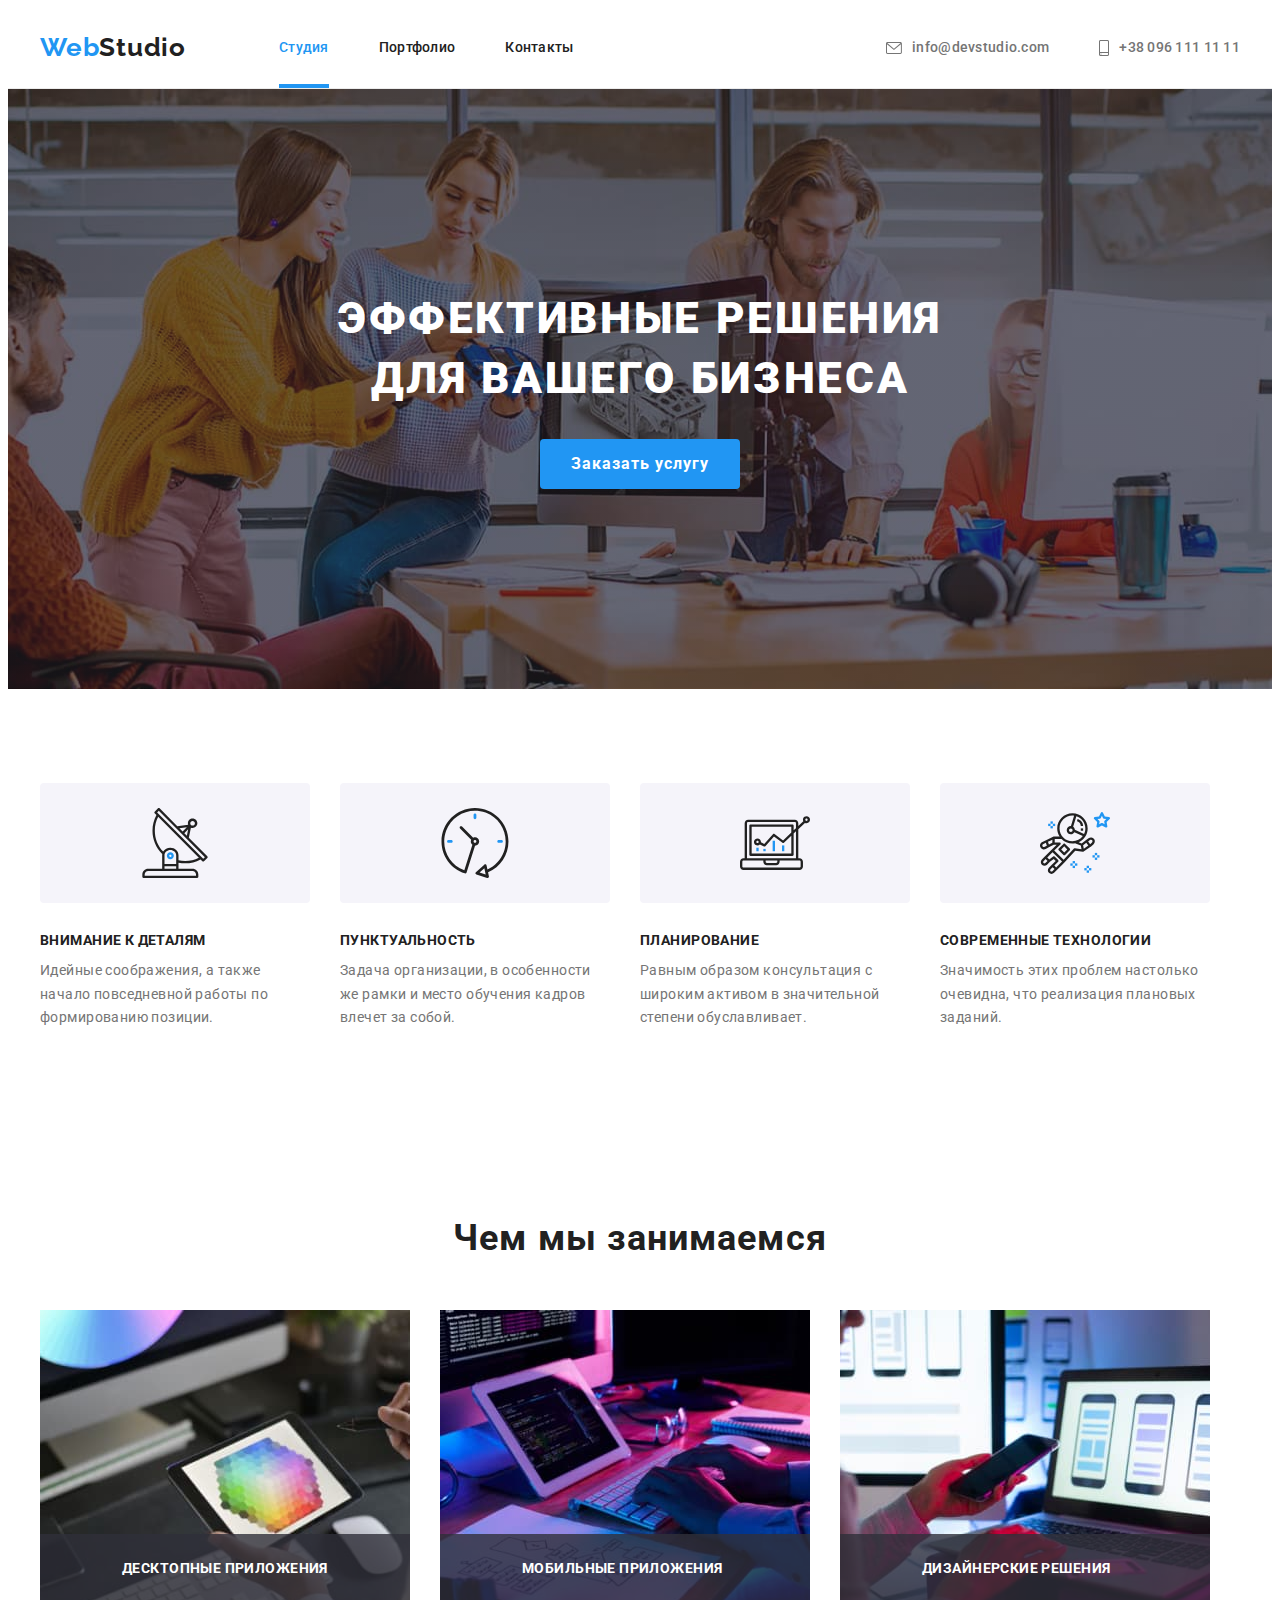
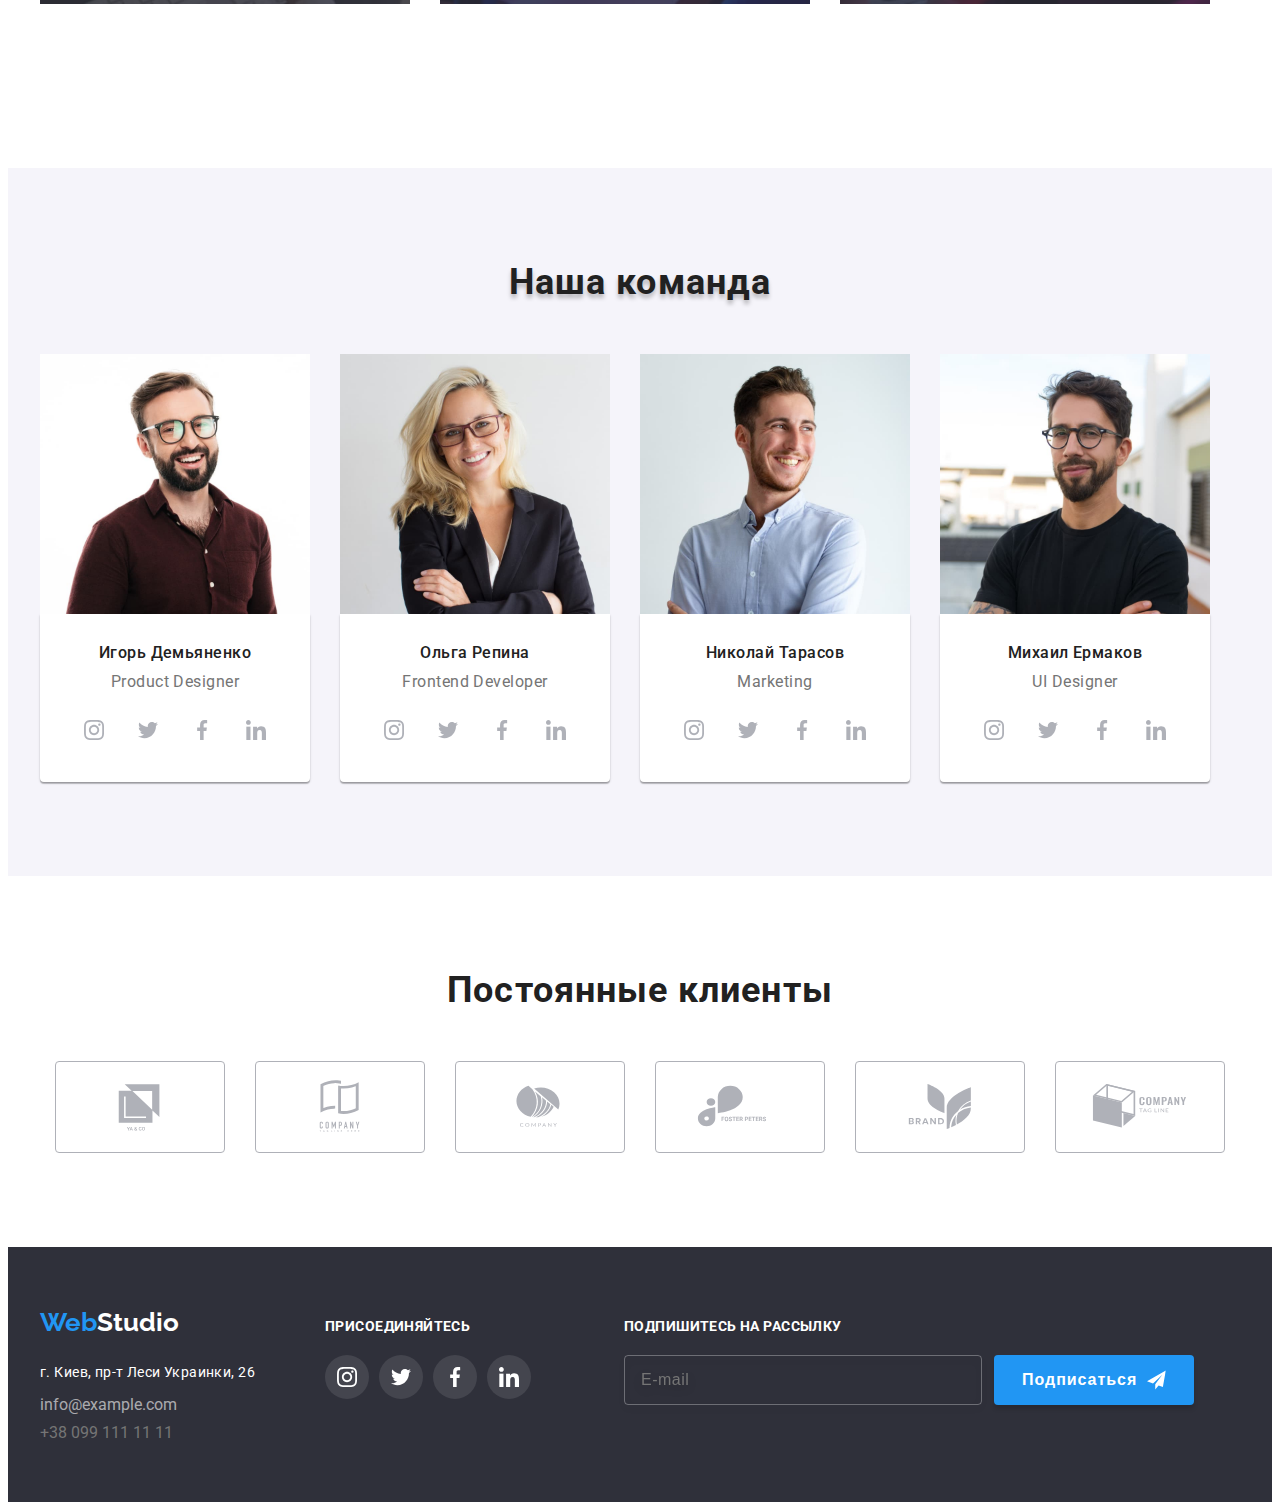
<file: index.html>
<!DOCTYPE html>
<html lang="ru">

<head>
    <meta charset="UTF-8">
    <meta http-equiv="X-UA-Compatible" content="IE=edge">
    <meta name="viewport" content="width=device-width, initial-scale=1.0">
    <title>Главная</title>
    <link rel="preconnect" href="https://fonts.googleapis.com" />
    <link rel="preconnect" href="https://fonts.gstatic.com" crossorigin />
    <link
        href="https://fonts.googleapis.com/css2?family=Raleway:wght@700&family=Roboto:wght@400;500;700;900&display=swap"
        rel="stylesheet" />
    <link rel="stylesheet" href="https://cdnjs.cloudflare.com/ajax/libs/modern-normalize/1.1.0/modern-normalize.min.css"
        integrity="sha512-wpPYUAdjBVSE4KJnH1VR1HeZfpl1ub8YT/NKx4PuQ5NmX2tKuGu6U/JRp5y+Y8XG2tV+wKQpNHVUX03MfMFn9Q=="
        crossorigin="anonymous" referrerpolicy="no-referrer" />
    <link rel="stylesheet" href="./css/styles.css" />
</head>

<body>
    <!--шапка сайта-->
    <header class="header">
        <div class="container header-container">
            <nav class="navigation">
                <a class="header-logo" lang="en" href="./index.html">Web<span class="header-web-color">Studio</span></a>
                <ul class="header-list list">
                    <li class="header-item"><a href="./index.html" class="header-link current">Студия</a></li>
                    <li class="header-item"><a href="./portfolio.html" class="header-link">Портфолио</a></li>
                    <li class="header-item"><a href="./contacts.html" class="header-link">Контакты</a></li>
                </ul>
            </nav>            
                <ul class="header-list list">
                    <li class="header-item">
                        <a class="header-link-mail" href="mailto:info@devstudio.com">
                            <svg class="header-contact-icon" width="16" height="12">
                                <use href="./images/icons.svg#icon-envelope"></use>
                            </svg>
                        info@devstudio.com</a>    
                    </li>
                    <li class="header-item">
                        <a class="header-link-tel" href="tel.:+380961111111">
                            <svg class="header-contact-icon" width="10" height="16">
                                <use href="./images/icons.svg#icon-smartphone"></use>
                            </svg>
                        +38 096 111 11 11</a>
                    </li>
                </ul>            
        </div>
    </header>
    <!--hero-->
        <main>
            <section class="hero section">
                <div class="container hero-container">
                    <h1 class="hero-title">Эффективные решения<br />
                        для вашего бизнеса</h1>
                    <button type="button" class="hero-btn" data-modal-open>Заказать услугу</button>
                </div>
            </section>
            <!--особенности-->
            <section class="features section">
                <div class="container">
                    <h2 class="visually-hidden">Фильтры</h2>
                    <ul class="features-list list">
                        <li class="features-item">
                            <div class="features-icon">
                                <svg class="features-icon-bg">
                                    <use href="./images/icons.svg#icon-antenna"></use>
                                </svg>
                            </div>
                            <h3 class="features-title">Внимание к деталям</h3>
                            <p class="features-text">Идейные соображения, а также начало повседневной работы по формированию
                                позиции.</p>
                        </li>
                        <li class="features-item">
                            <div class="features-icon">
                                <svg class="features-icon-bg">
                                    <use href="./images/icons.svg#icon-clock"></use>
                                </svg>
                            </div>
                            <h3 class="features-title">Пунктуальность</h3>
                            <p class="features-text">Задача организации, в особенности же рамки и место обучения кадров
                                влечет
                                за собой.</p>
                        </li>
                        <li class="features-item">
                            <div class="features-icon">
                                <svg class="features-icon-bg">
                                    <use href="./images/icons.svg#icon-diagram"></use>
                                </svg>
                            </div>
                            <h3 class="features-title">Планирование</h3>
                            <p class="features-text">Равным образом консультация с широким активом в значительной степени
                                обуславливает.</p>
                        </li>
                        <li class="features-item">
                            <div class="features-icon">
                                <svg class="features-icon-bg">
                                    <use href="./images/icons.svg#icon-astronaut"></use>
                                </svg>
                            </div>
                            <h3 class="features-title">Современные технологии</h3>
                            <p class="features-text">Значимость этих проблем настолько очевидна, что реализация плановых
                                заданий.</p>
                        </li>
                    </ul>
                </div>
            </section>
            <!--чем мы занимаемся-->
            <section class="employment section">
                <div class="container employment-container">
                    <h2 class="employment-title title">Чем мы занимаемся</h2>
                    <ul class="employment-list list">
                        <li class="employment-item">                            
                            <img src="./images/whatarewedoing(1).jpg" alt="работа с цветом" width="370" height="294" />                            
                                <div class="employment-overlay">
                                    <p class="employment-overlay-text">десктопные приложения</p>
                                </div>    
                        </li>
                        <li class="employment-item">
                            <img src="./images/whatarewedoing(2).jpg" alt="программирование" width="370" height="294" />
                                <div class="employment-overlay">
                                    <p class="employment-overlay-text">мобильные приложения</p>
                                </div>    
                        </li>
                        <li class="employment-item">
                            <img src="./images/whatarewedoing(3).jpg" alt="мобильная версия" width="370" height="294" />
                                <div class="employment-overlay">
                                    <p class="employment-overlay-text">дизайнерские решения</p>
                                </div>
                        </li>
                    </ul>
                </div>
            </section>
            <!--наша команда-->
            <section class="team section">
                <div class="container team-container">
                    <h2 class="team-pre-title title">Наша команда</h2>
                    <ul class="team-list list">
                        <li class="team-item">
                            <img src="./images/ourteam(4).jpg" alt="продукт-дизайнер" width="270" height="260" />
                            <div class="team-item-content">
                                <h3 class="team-title">Игорь Демьяненко</h3>
                                <p class="team-text" lang="en">Product Designer</p>
                                <ul class="team-socials-list list">
                                    <li class="team-socials-item">
                                        <a href="" class="team-socials-link">
                                            <svg class="team-socials-icon">
                                                <use href="./images/icons.svg#icon-instagram"></use>
                                            </svg>
                                        </a>
                                    </li> 
                                    <li class="team-socials-item">
                                        <a href="" class="team-socials-link">
                                            <svg class="team-socials-icon">
                                                <use href="./images/icons.svg#icon-twitter"></use>
                                            </svg>
                                        </a>
                                    </li>    
                                    <li class="team-socials-item">
                                        <a href="" class="team-socials-link">
                                            <svg class="team-socials-icon">
                                                <use href="./images/icons.svg#icon-facebook"></use>
                                            </svg>
                                        </a>
                                    </li>    
                                    <li class="team-socials-item">
                                        <a href="" class="team-socials-link">
                                            <svg class="team-socials-icon">
                                                <use href="./images/icons.svg#icon-linkedin"></use>
                                            </svg>
                                        </a>
                                    </li>       
                                </ul>
                            </div>
                        </li>
                        <li class="team-item">
                            <img src="./images/ourteam(3).jpg" alt="фронтэнд разработчик" width="270" height="260" />
                            <div class="team-item-content">
                                <h3 class="team-title">Ольга Репина</h3>
                                <p class="team-text" lang="en">Frontend Developer</p>
                                <ul class="team-socials-list list">
                                    <li class="team-socials-item">
                                        <a href="" class="team-socials-link">
                                            <svg class="team-socials-icon">
                                                <use href="./images/icons.svg#icon-instagram"></use>
                                            </svg>
                                        </a>
                                    </li> 
                                    <li class="team-socials-item">
                                        <a href="" class="team-socials-link">
                                            <svg class="team-socials-icon">
                                                <use href="./images/icons.svg#icon-twitter"></use>
                                            </svg>
                                        </a>
                                    </li>    
                                    <li class="team-socials-item">
                                        <a href="" class="team-socials-link">
                                            <svg class="team-socials-icon">
                                                <use href="./images/icons.svg#icon-facebook"></use>
                                            </svg>
                                        </a>
                                    </li>    
                                    <li class="team-socials-item">
                                        <a href="" class="team-socials-link">
                                            <svg class="team-socials-icon">
                                                <use href="./images/icons.svg#icon-linkedin"></use>
                                            </svg>
                                        </a>
                                    </li>       
                                </ul>
                            </div>
                        </li>
                        <li class="team-item">
                            <img src="./images/ourteam(2).jpg" alt="маркетинг" width="270" height="260" />
                            <div class="team-item-content">
                                <h3 class="team-title">Николай Тарасов</h3>
                                <p class="team-text" lang="en">Marketing</p>
                                <ul class="team-socials-list list">
                                    <li class="team-socials-item">
                                        <a href="" class="team-socials-link">
                                            <svg class="team-socials-icon">
                                                <use href="./images/icons.svg#icon-instagram"></use>
                                            </svg>
                                        </a>
                                    </li> 
                                    <li class="team-socials-item">
                                        <a href="" class="team-socials-link">
                                            <svg class="team-socials-icon">
                                                <use href="./images/icons.svg#icon-twitter"></use>
                                            </svg>
                                        </a>
                                    </li>    
                                    <li class="team-socials-item">
                                        <a href="" class="team-socials-link">
                                            <svg class="team-socials-icon">
                                                <use href="./images/icons.svg#icon-facebook"></use>
                                            </svg>
                                        </a>
                                    </li>    
                                    <li class="team-socials-item">
                                        <a href="" class="team-socials-link">
                                            <svg class="team-socials-icon">
                                                <use href="./images/icons.svg#icon-linkedin"></use>
                                            </svg>
                                        </a>
                                    </li>                                    
                                </ul>
                            </div>
                        </li>
                        <li class="team-item">
                            <img src="./images/ourteam(1).jpg" alt="UI дизайнер" width="270" height="260" />
                            <div class="team-item-content">
                                <h3 class="team-title">Михаил Ермаков</h3>
                                <p class="team-text" lang="en">UI Designer</p>
                                <ul class="team-socials-list list">
                                    <li class="team-socials-item">
                                        <a href="" class="team-socials-link">
                                            <svg class="team-socials-icon">
                                                <use href="./images/icons.svg#icon-instagram"></use>
                                            </svg>
                                        </a>
                                    </li>
                                    <li class="team-socials-item">
                                        <a href="" class="team-socials-link">
                                            <svg class="team-socials-icon">
                                                <use href="./images/icons.svg#icon-twitter"></use>
                                            </svg>
                                        </a>
                                    </li>
                                    <li class="team-socials-item">
                                        <a href="" class="team-socials-link">
                                            <svg class="team-socials-icon">
                                                <use href="./images/icons.svg#icon-facebook"></use>
                                            </svg>
                                        </a>
                                    </li>
                                    <li class="team-socials-item">
                                        <a href="" class="team-socials-link">
                                            <svg class="team-socials-icon">
                                                <use href="./images/icons.svg#icon-linkedin"></use>
                                            </svg>
                                        </a>
                                    </li>
                                </ul>
                            </div>
                        </li>
                    </ul>
                </div>
            </section>
            <!--постоянные клиенты-->
            <section class="clients section">
                <div class="container clients-container">
                    <h1 class="clients-title title">Постоянные клиенты</h1>
                    <ul class="clients-list list">
                        <li class="clients-item">
                            <a href="" class="clients-link">
                                <svg class="clients-icon">
                                    <use href="./images/icons.svg#icon-Logo"></use>
                                </svg>
                            </a>
                        </li>
                        <li class="clients-item">
                            <a href="" class="clients-link">
                                <svg class="clients-icon">
                                    <use href="./images/icons.svg#icon-Logo-1"></use>
                                </svg>
                            </a>
                        </li>
                        <li class="clients-item">
                            <a href="" class="clients-link">
                                <svg class="clients-icon">
                                    <use href="./images/icons.svg#icon-Logo-2"></use>
                                </svg>
                            </a>
                        </li>
                        <li class="clients-item">
                            <a href="" class="clients-link">
                                <svg class="clients-icon">
                                    <use href="./images/icons.svg#icon-Logo-3"></use>
                                </svg>
                            </a>
                        </li>
                        <li class="clients-item">
                            <a href="" class="clients-link">
                                <svg class="clients-icon">
                                    <use href="./images/icons.svg#icon-Logo-4"></use>
                                </svg>
                            </a>
                        </li>
                        <li class="clients-item">
                            <a href="" class="clients-link">
                                <svg class="clients-icon">
                                    <use href="./images/icons.svg#icon-Logo-5"></use>
                                </svg>
                            </a>
                        </li>
                    </ul>
                </div>
            </section>
        </main>
        <!--подвал-->
        <footer class="footer">
            <div class="container footer-container"> 
                <div>               
                    <a class="footer-logo" lang="en" href="./index.html">Web<span class="footer-web-color">Studio</span></a>
                        <address>
                            <ul class="footer-address-list list">
                                <li class="footer-address-item">
                                    <a class="footer-link-address" href="https://goo.gl/maps/YACws96Guh4bxc956" target="_blank"
                                        rel="noopener">г. Киев, пр-т Леси Украинки, 26</a>
                                </li>
                                <li class="footer-address-item">
                                    <a class="footer-link-mail" href="mailto:info@devstudio.com">info@example.com</a>
                                </li>
                                <li class="footer-address-item">
                                    <a class="footer-link-tel" href="tel.:+380961111111">+38 099 111 11 11</a>
                                </li>
                            </ul>
                        </address>
                </div>                
                <div class="footer-socials">
                    <p class="footer-socials-title">присоединяйтесь</p>
                        <ul class="footer-socials-list list">
                            <li class="footer-socials-item">
                                <a href="" class="footer-socials-link">
                                    <svg class="footer-socials-icon">
                                        <use href="./images/icons.svg#icon-instagram"></use>
                                    </svg>
                                </a>
                            </li>
                            <li class="footer-socials-item">
                                <a href="" class="footer-socials-link">
                                    <svg class="footer-socials-icon">
                                        <use href="./images/icons.svg#icon-twitter"></use>
                                    </svg>
                                </a>
                            </li>
                            <li class="footer-socials-item">
                                <a href="" class="footer-socials-link">
                                    <svg class="footer-socials-icon">
                                        <use href="./images/icons.svg#icon-facebook"></use>
                                    </svg>
                                </a>
                            </li>
                            <li class="footer-socials-item">
                                <a href="" class="footer-socials-link">
                                    <svg class="footer-socials-icon">
                                        <use href="./images/icons.svg#icon-linkedin"></use>
                                    </svg>
                                </a>
                            </li>
                        </ul> 
                </div>  
                <div class="footer-spam">                   
                        <p class="footer-spam-title title">подпишитесь на рассылку</p>                        
                        <form class="footer-form">
                                                          
                               <input
                                    type="email"
                                    name="spam-email"
                                    placeholder="E-mail"
                                    id="e-mail"
                                    class="spam-email-input"
                                />                                                                                                                                                    
                                <button type="submit" class="spam-btn">Подписаться
                                    <svg class="spam-icon" width="24" height="24">
                                        <use href="./images/icons.svg#icon-send"></use>
                                    </svg>
                                </button>                                 
                        </form>                    
                </div>                       
            </div>
    </footer>
    <!--модальное окно-->    
        <div class="backdrop is-hidden" data-modal>
            <div class="modal">               
            <button type="button" class="modal-close-btn" data-modal-close>
                <svg class="modal-close-icon">
                    <use href="./images/icons.svg#icon-close"></use>
                </svg>              
            </button>
            <p class="modal-title title"> Оставьте свои данные, мы вам перезвоним </p> 
            <form  class="modal-form">
                <div class="modal-field">
                    <label for="user-name" class="modal-label">Имя</label> 
                    <div class="modal-input-wrap">                      
                        <input
                        type="text"
                        name="user-name"  
                        class="modal-input"
                        id="user-name"                       
                        />
                    <svg class="modal-icon" width="18" height="18">
                        <use href="./images/icons.svg#icon-user-name"></use>
                    </svg>
                    </div>    
                </div>
                <div class="modal-field">
                    <label for="user-tel" class="modal-label">Телефон</label>
                    <div class="modal-input-wrap">                     
                        <input
                        type="tel" 
                        name="user-tel"  
                        class="modal-input"
                        id="user-tel"                 
                        />
                    <svg class="modal-icon" width="18" height="18">
                        <use href="./images/icons.svg#icon-user-tel"></use>
                    </svg>
                    </div>   
                </div>
                <div class="modal-field">
                    <label class="modal-label">Почта</label> 
                    <div class="modal-input-wrap">                    
                        <input
                        type="email" 
                        name="user-email"  
                        class="modal-input"
                        id="modal-input" 
                        />
                    <svg class="modal-icon" width="18" height="18">
                        <use href="./images/icons.svg#icon-user-email"></use>
                    </svg>
                    </div>     
                </div>
                <div class="modal-field">
                <label for="user-comment" class="modal-label">Комментарий</label>                                    
                    <textarea
                     name="user-comment"
                     id="user-comment"
                     class="modal-comment"
                     placeholder="Введите текст" 
                     ></textarea>                  
                </div>
                <div class="modal-field">
                    <input
                     type="checkbox"
                     name="modal-check"
                     class="modal-check visually-hidden" 
                     id="modal-check"
                    />
                <label for="modal-check" class="modal-check-text">
                    <span>
                        <svg class="modal-check-icon" width="16" height="15">
                            <use href="./images/icons.svg#icon-check"></use>
                        </svg>
                    </span>
                    Соглашаюсь с рассылкой и принимаю <a href="" class="modal-check-link">Условия договора</a>
                </label>    
                </div>
                <div class="modal-btn-submit">
                <button type="submit" class="modal-btn">Отправить</button>
                </div>
            </form>
            </div>            
        </div>   
    <script src="./js/modal.js"></script>
</body>

</html>
</file>
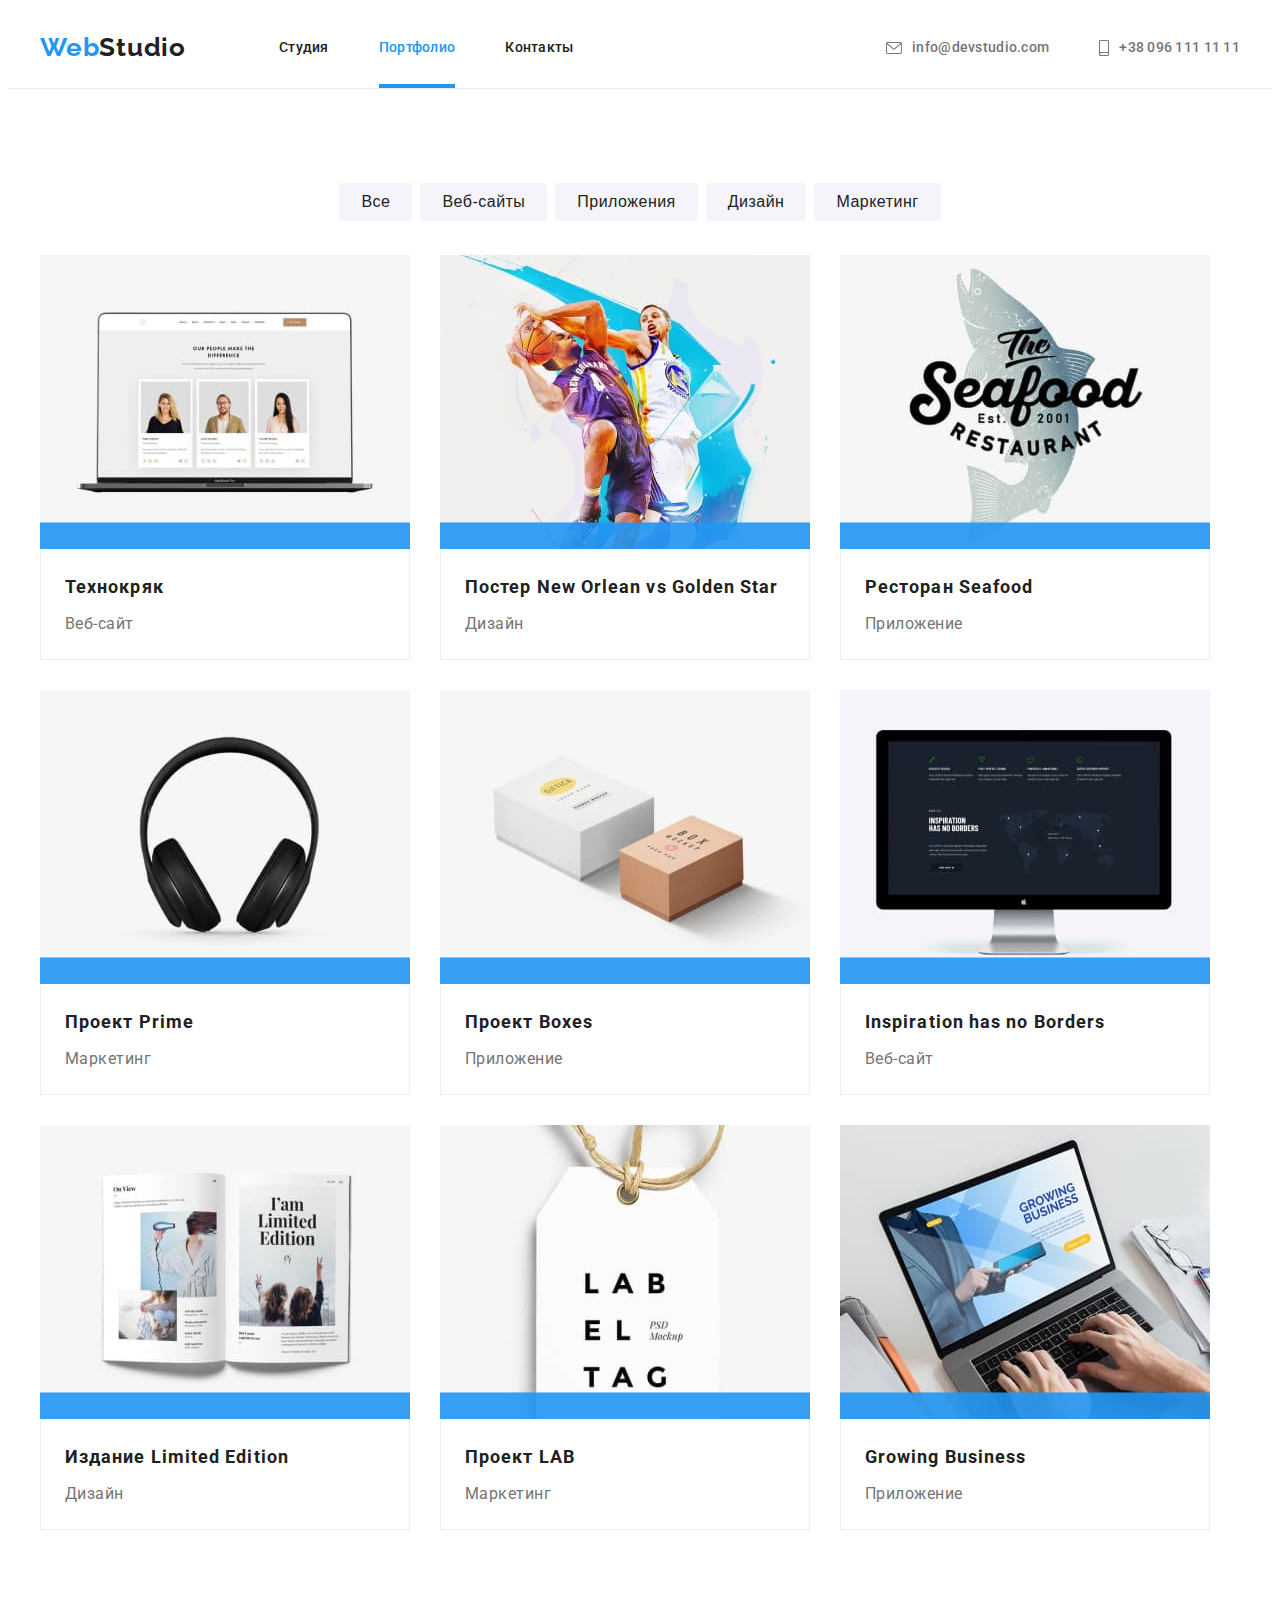
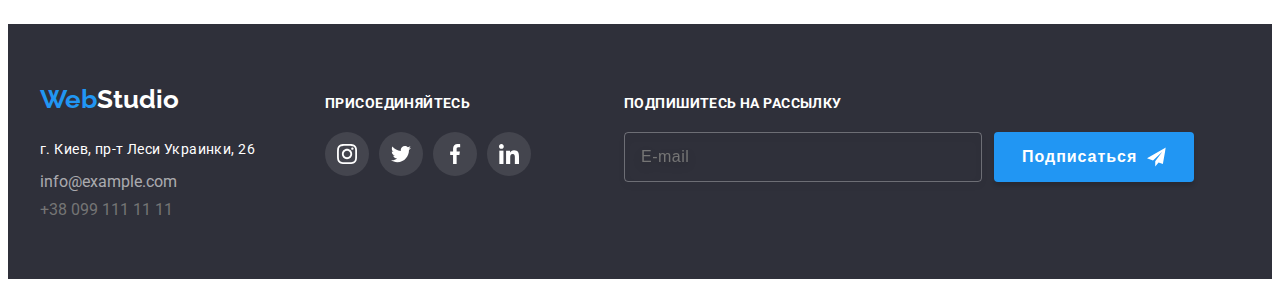
<file: portfolio.html>
<!DOCTYPE html>
<html lang="ru">

<head>
    <meta charset="UTF-8">
    <meta http-equiv="X-UA-Compatible" content="IE=edge">
    <meta name="viewport" content="width=device-width, initial-scale=1.0">
    <title>Портфолио</title>
    <link rel="preconnect" href="https://fonts.googleapis.com" />
    <link rel="preconnect" href="https://fonts.gstatic.com" crossorigin />
    <link
        href="https://fonts.googleapis.com/css2?family=Raleway:wght@700&family=Roboto:wght@400;500;700;900&display=swap"
        rel="stylesheet" />
    <link rel="stylesheet" href="https://cdnjs.cloudflare.com/ajax/libs/modern-normalize/1.1.0/modern-normalize.min.css"
        integrity="sha512-wpPYUAdjBVSE4KJnH1VR1HeZfpl1ub8YT/NKx4PuQ5NmX2tKuGu6U/JRp5y+Y8XG2tV+wKQpNHVUX03MfMFn9Q=="
        crossorigin="anonymous" referrerpolicy="no-referrer" />
    <link rel="stylesheet" href="./css/styles.css" />
</head>

<body>
    <!--шапка сайта-->
    <header class="header">
        <div class="container header-container">
            <nav class="navigation">
                <a class="header-logo" lang="en" href="./index.html">Web<span class="header-web-color">Studio</span></a>
                <div class="header-border">
                <ul class="header-list list">
                    <li class="header-item"><a class="header-link" href="./index.html">Студия</a></li>
                    <li class="header-item"><a class="header-link current" href="./portfolio.html">Портфолио</a></li>
                    <li class="header-item"><a class="header-link" href="./contacts.html">Контакты</a></li>
                </ul>
                </div>
            </nav>
            <ul class="header-list list">
                <li class="header-item">
                    <a class="header-link-mail" href="mailto:info@devstudio.com">
                        <svg class="header-contact-icon" width="16" height="12">
                            <use href="./images/icons.svg#icon-envelope"></use>
                        </svg>
                    info@devstudio.com</a>    
                </li>
                <li class="header-item">
                    <a class="header-link-tel" href="tel.:+380961111111">
                        <svg class="header-contact-icon" width="10" height="16">
                            <use href="./images/icons.svg#icon-smartphone"></use>
                        </svg>
                    +38 096 111 11 11</a>
                </li>
            </ul>
        </div>
    </header>
    <!--hero-->
    <main>
        <!--портфолио-->
        <section class="portfolio section">
            <div class="container">
                <div class="portfolio-container">
                    <h2 class="visually-hidden">Фильтры</h2>
                    <ul class="portfolio-list list">
                        <li class="portfolio-item"><button type="button" class="portfolio-btn">Все</button></li>
                        <li class="portfolio-item"><button type="button" class="portfolio-btn">Веб-сайты</button></li>
                        <li class="portfolio-item"><button type="button" class="portfolio-btn">Приложения</button></li>
                        <li class="portfolio-item"><button type="button" class="portfolio-btn">Дизайн</button></li>
                        <li class="portfolio-item"><button type="button" class="portfolio-btn">Маркетинг</button></li>
                    </ul>                
                <!--проекты-->                
                    <h2 class="visually-hidden">Проекты</h2>
                    <ul class="projects-list list">
                        <li class="projects-item">
                            <a href="" class="projects-link">
                                <div class="projects-ovelay">
                                    <img src="./images/project1.jpg" alt="ноутбук" width="370" height="294" class="projects-img">
                                    <p class="projects-overlay-text">Технокряк это современная площадка распространения коронавируса. Компании используют эту платформу для цифрового шпионажа и атак на защищённые сервера конкурентов.</p>
                                </div>
                                <div class="borders">
                                    <h3 class="about-title">Технокряк</h3>
                                    <p class="about-after-title">Веб-сайт</p>
                                </div>
                            </a>
                        </li>
                        <li class="projects-item">
                            <a href="" class="projects-link">
                                <div class="projects-ovelay">
                                    <img src="./images/project2.jpg" alt="баскетбол" width="370" height="294" class="projects-img">
                                    <p class="projects-overlay-text">Технокряк это современная площадка распространения коронавируса. Компании используют эту платформу для цифрового шпионажа и атак на защищённые сервера конкурентов.</p>
                                </div>
                                <div class="borders">
                                    <h3 class="about-title" lang="en">Постер New Orlean vs Golden Star</h3>
                                    <p class="about-after-title">Дизайн</p>
                                </div>
                            </a>
                        </li>
                        <li class="projects-item">
                            <a href="" class="projects-link">
                                <div class="projects-ovelay">
                                    <img src="./images/project3.jpg" alt="ресторан морепродуктов" width="370" height="294" class="projects-img">
                                    <p class="projects-overlay-text">Технокряк это современная площадка распространения коронавируса. Компании используют эту платформу для цифрового шпионажа и атак на защищённые сервера конкурентов.</p>
                                </div>
                                <div class="borders">
                                    <h3 class="about-title" lang="en">Ресторан Seafood</h3>
                                    <p class="about-after-title">Приложение</p>
                                </div>
                            </a>
                        </li>
                        <li class="projects-item">
                            <a href="" class="projects-link">
                                <div class="projects-ovelay">
                                    <img src="./images/project4.jpg" alt="наушники" width="370" height="294" class="projects-img">
                                    <p class="projects-overlay-text">Технокряк это современная площадка распространения коронавируса. Компании используют эту платформу для цифрового шпионажа и атак на защищённые сервера конкурентов.</p>
                                </div>
                                <div class="borders">
                                    <h3 class="about-title" lang="en">Проект Prime</h3>
                                    <p class="about-after-title">Маркетинг</p>
                                </div>
                            </a>
                        </li>
                        <li class="projects-item">
                            <a href="" class="projects-link">
                                <div class="projects-ovelay">
                                    <img src="./images/project5.jpg" alt="коробки" width="370" height="294" class="projects-img">
                                    <p class="projects-overlay-text">Технокряк это современная площадка распространения коронавируса. Компании используют эту платформу для цифрового шпионажа и атак на защищённые сервера конкурентов.</p>
                                </div>
                                <div class="borders">
                                    <h3 class="about-title" lang="en">Проект Boxes</h3>
                                    <p class="about-after-title">Приложение</p>
                                </div>
                            </a>
                        </li>
                        <li class="projects-item">
                            <a href="" class="projects-link">
                                <div class="projects-ovelay">
                                    <img src="./images/project6.jpg" alt="компьютер аймак" width="370" height="294" class="projects-img">                                    
                                    <p class="projects-overlay-text">Технокряк это современная площадка распространения коронавируса. Компании используют эту платформу для цифрового шпионажа и атак на защищённые сервера конкурентов.</p>
                                </div>
                                <div class="borders">
                                    <h3 class="about-title" lang="en">Inspiration has no Borders</h3>
                                    <p class="about-after-title">Веб-сайт</p>
                                </div>
                            </a>
                        </li>
                        <li class="projects-item">
                            <a href="" class="projects-link">
                                <div class="projects-ovelay">
                                    <img src="./images/project7.jpg" alt="книга" width="370" height="294" class="projects-img">
                                    <p class="projects-overlay-text">Технокряк это современная площадка распространения коронавируса. Компании используют эту платформу для цифрового шпионажа и атак на защищённые сервера конкурентов.</p>
                                </div>
                                <div class="borders">
                                    <h3 class="about-title" lang="en">Издание Limited Edition</h3>
                                    <p class="about-after-title">Дизайн</p>
                                </div>
                            </a>
                        </li>
                        <li class="projects-item">
                            <a href="" class="projects-link">
                                <div class="projects-ovelay">
                                    <img src="./images/project8.jpg" alt="бирка" width="370" height="294" class="projects-img">
                                    <p class="projects-overlay-text">Технокряк это современная площадка распространения коронавируса. Компании используют эту платформу для цифрового шпионажа и атак на защищённые сервера конкурентов.</p>
                                </div>
                                <div class="borders">
                                    <h3 class="about-title" lang="en">Проект LAB</h3>
                                    <p class="about-after-title">Маркетинг</p>
                                </div>
                            </a>
                        </li>
                        <li class="projects-item">
                            <a href="" class="projects-link">
                                <div class="projects-ovelay">
                                    <img src="./images/project9.jpg" alt="человек работает за ноутбуком" width="370" height="294" class="projects-img">
                                    <p class="projects-overlay-text">Технокряк это современная площадка распространения коронавируса. Компании используют эту платформу для цифрового шпионажа и атак на защищённые сервера конкурентов.</p>
                                </div>
                                <div class="borders">
                                    <h3 class="about-title" lang="en">Growing Business</h3>
                                    <p class="about-after-title">Приложение</p>
                                </div>
                            </a>
                        </li>
                    </ul>
                </div>
            </div>
        </section>
    </main>
    <!--подвал-->
    <footer class="footer">
        <div class="container footer-container">
            <div>
                <a class="footer-logo" lang="en" href="./index.html">Web<span class="footer-web-color">Studio</span></a>
                    <address>
                        <ul class="footer-address-list list">
                            <li class="footer-address-item">
                                <a class="footer-link-address" href="https://goo.gl/maps/YACws96Guh4bxc956" target="_blank"
                                    rel="noopener">г. Киев, пр-т Леси Украинки, 26</a>
                            </li>
                            <li class="footer-address-item">
                                <a class="footer-link-mail" href="mailto:info@devstudio.com">info@example.com</a>
                            </li>
                            <li class="footer-address-item">
                                <a class="footer-link-tel" href="tel.:+380961111111">+38 099 111 11 11</a>
                            </li>
                        </ul>
                    </address>
            </div>
            <div class="footer-socials">
                <p class="footer-socials-title">присоединяйтесь</p>
                    <ul class="footer-socials-list list">
                        <li class="footer-socials-item">
                            <a href="" class="footer-socials-link">
                                <svg class="footer-socials-icon">
                                    <use href="./images/icons.svg#icon-instagram"></use>
                                </svg>
                            </a>
                        </li>
                        <li class="footer-socials-item">
                            <a href="" class="footer-socials-link">
                                <svg class="footer-socials-icon">
                                    <use href="./images/icons.svg#icon-twitter"></use>
                                </svg>
                            </a>
                        </li>
                        <li class="footer-socials-item">
                            <a href="" class="footer-socials-link">
                                <svg class="footer-socials-icon">
                                    <use href="./images/icons.svg#icon-facebook"></use>
                                </svg>
                            </a>
                        </li>
                        <li class="footer-socials-item">
                            <a href="" class="footer-socials-link">
                                <svg class="footer-socials-icon">
                                    <use href="./images/icons.svg#icon-linkedin"></use>
                                </svg>
                            </a>
                        </li>
                    </ul> 
            </div>
            <div class="footer-spam">             
                    <p class="footer-spam-title title">подпишитесь на рассылку</p>                        
                    <form class="footer-form">                                                     
                           <input
                                type="email"
                                name="spam-email"
                                placeholder="E-mail"
                                id="e-mail"
                                class="spam-email-input"
                            />                                                                                                                                                    
                            <button type="submit" class="spam-btn">Подписаться
                                <svg class="spam-icon" width="24" height="24">
                                    <use href="./images/icons.svg#icon-send"></use>
                                </svg>
                            </button>                     
                    </form>
            </div>            
        </div>
        
</footer>
        
</body>

</html>
</file>
<file: css/styles.css>
:root {
    --header-text-color: #212121;
    --link-list-color: #757575;
    --address-list-color: rgba(255, 255, 255, 0.6);
    --accent-color: #2196f3;
    --accent-filters-color: #ffffff;
    --background-color: #2f303a;
    --background-color-secondary: #f5f4fa;
    --border-color: #eeeeee;
    --socials-icon-color: #afb1b8;
    --footer-icon-color: rgba(255, 255, 255, 0.1);
    --modal-btn-color: #188CE8;
  }
  
  body {
    font-family: "Roboto", sans-serif;
    color: var(--header-text-color);
  }
  
  .list {
    padding: 0;
    margin: 0;
    list-style: none;
  }
  
  p,
  h1,
  h2,
  h3,
  h4,
  h5,
  h6 {
    margin: 0;
  }
  
  ul {
    margin: 0;
    padding: 0;
  }
  
  img {
    display: block;
    max-width: 100%;
  }
  
  a {
    text-decoration: none;
  }
  
  button {
    cursor: pointer;
    border-radius: 4px;
    padding: 0;
    border: none;
  }
  
  .container {
    width: 1200px;
    padding-left: 15px;
    padding-right: 15px;
    margin-left: auto;
    margin-right: auto;
  }
  
  .visually-hidden {
    position: absolute;
    white-space: nowrap;
    width: 1px;
    height: 1px;
    overflow: hidden;
    border: 0;
    padding: 0;
    clip: rect(0 0 0 0);
    clip-path: inset(50%);
    margin: -1px;
  }
  
  .title {
    margin-bottom: 50px;
    color: var(--header-text-color);
    font-weight: bold;
    font-size: 36px;
    line-height: 1.16;
    letter-spacing: 0.03em;
    text-align: center;
  }
  
  .section {
    padding-top: 94px;
    padding-bottom: 94px;
  }
  
  /*---------header------------*/
  
  .header {
    border-bottom: 1px solid #ececec;
  }
  
  .header-container {
    display: flex;
    align-items: center;
  }
  
  .navigation {
    display: flex;
    align-items: center;
  }
  
  .header-logo {
    display: inline-block;
    padding-top: 24px;
    padding-bottom: 25px;
    margin-right: 93px;
    color: var(--accent-color);
    font-family: Raleway;
    font-weight: bold;
    font-size: 26px;
    line-height: 1.19;
    letter-spacing: 0.03em;
  }
  
  .header-web-color {
    color: var(--header-text-color);
  }
  
  .header-list {
    display: flex;
    margin-left: auto;
    font-weight: 500;
    font-size: 14px;
    line-height: 1.14;
    letter-spacing: 0.02em;
  }
  
  .header-item + .header-item {
    margin-left: 50px;
  }
  
  .header-link {
    display: flex;
    transition: color 250ms cubic-bezier(0.4, 0, 0.2, 1);
    padding-top: 32px;
    padding-bottom: 32px;
    color: var(--header-text-color);
  }
  
  .header-link:hover,
  .header-link:focus {
    color: var(--accent-color);
  }
  
  .header-link-mail,
  .header-link-tel {
    display: flex;
    align-items: center;
    transition: color 250ms cubic-bezier(0.4, 0, 0.2, 1);
    padding-top: 32px;
    padding-bottom: 32px;
    color: var(--link-list-color);
  }
  
  .header-link-mail:hover,
  .header-link-mail:focus {
    color: var(--accent-color);
  }
  
  .header-link-tel:hover,
  .header-link-tel:focus {
    color: var(--accent-color);
  }
  
  .current {
    color: var(--accent-color);
    position: relative;
  }
  
  .current::after {
    content: '';
    width: 100%;
    height: 4px;
    position: absolute;
    background-color: var(--accent-color);
    left: 0;
    bottom: 0;
  }
  
  .header-link.current[href="./portfolio.html"] {
    color: var(--accent-color);
  }
  
  .header-contact-icon {
    margin-right: 10px;
    vertical-align: middle;
    fill: currentColor;
  }
  
  /* ----------hero--------*/
  
  .hero {
    text-align: center;
    padding-top: 200px;
    padding-bottom: 200px;
    background-color: var(--background-color);
    background-image: linear-gradient(
        rgba(47, 48, 58, 0.4),
        rgba(47, 48, 58, 0.4)
      ),
      url(../images/hero-bg.jpg);
    background-repeat: no-repeat;
    background-position: center;
    background-size: cover;
  }
  
  .hero-title {
    margin-bottom: 30px;
    color: var(--accent-filters-color);
    font-weight: 900;
    font-size: 44px;
    line-height: 1.36;
    letter-spacing: 0.06em;
    text-transform: uppercase;
  }
  
  .hero-btn {
    display: inline-block;
    color: var(--accent-filters-color);
    background: var(--accent-color);
    font-family: inherit;
    font-weight: bold;
    font-size: 16px;
    line-height: 1.87;
    min-width: 200px;
    height: 50px;
    letter-spacing: 0.06em;
  }
  
  /*----features-----*/
  
  .features-list {
    display: flex;
    flex-wrap: wrap;
  }
  
  .features-item {
    width: 270px;
  }
  
  .features-item:not(:last-child) {
    margin-right: 30px;
  }
  
  /*--------features-icon----------*/
  
  .features-icon {
    display: flex;
    align-items: center;
    justify-content: center;
    width: 270px;
    height: 120px;
    margin-bottom: 30px;
    background-color: var(--background-color-secondary);
    border-radius: 4px;
  }
  
  .features-icon-bg {
    width: 70px;
    height: 70px;
  }
  
  .features-title {
    margin-bottom: 10px;
    color: var(--header-text-color);
    font-weight: bold;
    font-size: 14px;
    line-height: 1.14;
    letter-spacing: 0.03em;
    text-transform: uppercase;
  }
  
  .features-text {
    margin-top: 0;
    margin-bottom: 0;
    color: var(--link-list-color);
    font-weight: normal;
    font-size: 14px;
    line-height: 1.71;
    letter-spacing: 0.03em;
  }
  
  /*---------employment------------*/
  
  .employment-list {
    display: flex;
    flex-wrap: wrap;
  }
  
  .employment-item { 
    margin-top: 0;
    margin-right: 30px;
  }
  
  .employment-item:nth-child(3n) {
    margin-right: 0;
  }
  
  .employment-overlay {
    position: relative;
    background-color: rgba(47, 48, 58, 0.8);
    transform: translateY(-100%);
    width: 370px;
    height: 70px;
    }
  
  .employment-overlay-text {
    position: absolute;
    bottom: 0; 
    left: 0;
    padding: 27px 82px;   
    color: var(--accent-filters-color);
    font-style: normal;
    font-weight: bold;
    font-size: 14px;
    line-height: 1.14;
    text-align: center;
    letter-spacing: 0.03em;
    text-transform: uppercase;
    }
  
  
  /*---------team---------*/
  
  .team {
    background-color: var(--background-color-secondary);
  }
  
  .team-list {
    display: flex;
    flex-wrap: wrap;
  }
  
  .team-item {
    width: ((100% - 90px) / 4);
    margin-right: 30px;
  }
  
  .team-item:nth-child(4n) {
    margin-right: 0;
  }
  
  .team-pre-title {
    text-shadow: 0px 4px 4px rgba(0, 0, 0, 0.25);
  }
  
  .team-title {
    margin-bottom: 10px;
    color: var(--header-text-color);
    font-weight: 500;
    font-size: 16px;
    line-height: 1.18;
    letter-spacing: 0.03em;
  }
  
  .team-text {
    margin-bottom: 16px;
    color: var(--link-list-color);
    font-weight: normal;
    font-size: 16px;
    line-height: 1.18;
    letter-spacing: 0.03em;
  }
  
  .team-item-content {
    padding-top: 30px;
    padding-bottom: 30px;
    text-align: center;
    background-color: var(--accent-filters-color);
    box-shadow: 0px 1px 3px rgba(0, 0, 0, 0.12), 0px 1px 1px rgba(0, 0, 0, 0.14),
      0px 2px 1px rgba(0, 0, 0, 0.2);
    border-radius: 0px 0px 4px 4px;
  }
  
  /*---------team-socials------------*/
  
  .team-socials-list {
    display: flex;
    justify-content: center;
  }
  
  .team-socials-item + .team-socials-item {
    margin-left: 10px;
  }
  
  .team-socials-link {
    display: flex;
    align-items: center;
    justify-content: center;
    transition: color 250ms cubic-bezier(0.4, 0, 0.2, 1), background-color 250ms cubic-bezier(0.4, 0, 0.2, 1) ;
    width: 44px;
    height: 44px;
    background-color: var(--accent-filters-color);
    border-radius: 50%;
    color: var(--socials-icon-color);
  }
  
  .team-socials-link:hover,
  .team-socials-link:focus {
    background-color: var(--accent-color);
    color: var(--accent-filters-color);
  }
  
  .team-socials-icon {
    width: 20px;
    height: 20px;
    fill: currentColor;
  }
  
  /*Запасной вариант
  .team-socials-icon {
    fill: var(--socials-icon-color);
  }
  
  .team-socials-link:hover .team-socials-icon,
  .team-socials-link:focus .team-socials-icon {
    fill: var(--accent-filters-color);
  }*/
  
  /*------clients---------*/
  
  .clents-container {
    display: flex;
    align-items: center;
  }
  
  .clients-list {
    display: flex;
    align-items: center;
    justify-content: center;
  }
  
  .clients-item {
    width: 170px;
    height: 92px;
  }
  
  .clients-item + .clients-item {
    margin-left: 30px;
  }
  
  .clients-link {
    display: flex;
    justify-content: center;
    align-items: center;
    transition: color 250ms cubic-bezier(0.4, 0, 0.2, 1), border-color 250ms cubic-bezier(0.4, 0, 0.2, 1);
    width: 100%;
    height: 100%;
    color: var(--socials-icon-color);
    box-sizing: border-box;
    border: 1px solid var(--socials-icon-color);
    border-radius: 4px;
  }
  
  .clients-link:hover,
  .clients-link:focus  {
    border-color: var(--accent-color);
    color: var(--accent-color);
  }
  
  .clients-icon {
    width: 106px;
    height: 60px;
    fill: currentColor;
  }
  
  /*------portfolio------*/
  
  .portfilio-container {
    display: flex;
    align-items: center;
  }
  
  .portfolio-list {
    display: flex;
    justify-content: center;
    margin-top: 0;
    margin-bottom: 34px;
  }
  
  .portfolio-item + .portfolio-item {
    margin-left: 8px;
  }
  
  .portfolio-btn {
    transition: color 250ms cubic-bezier(0.4, 0, 0.2, 1), 
      background-color 250ms cubic-bezier(0.4, 0, 0.2, 1),
      box-shadow 250ms cubic-bezier(0.4, 0, 0.2, 1);
    padding: 6px 22px;
    color: var(--header-text-color);
    background-color: var(--background-color-secondary);
    border-color: transparent;    
    text-align: center;
    font-weight: 500;
    font-size: 16px;
    line-height: 1.62;
    letter-spacing: 0.03em;
  }
  
  .portfolio-btn:hover,
  .portfolio-btn:focus {
    color: var(--accent-filters-color);
    background: var(--accent-color);
    box-shadow: 0px 3px 1px rgba(0, 0, 0, 0.1), 0px 1px 2px rgba(0, 0, 0, 0.08),
      0px 2px 2px rgba(0, 0, 0, 0.12);
  }
  
  /*----------projects-------*/
  
  .projects-list {
    display: flex;
    flex-wrap: wrap;
  }
  
  .projects-item {
    width: ((100% -60px) / 3);
    margin-right: 30px;
    margin-bottom: 30px;
  }
  
  .projects-item:nth-child(3n) {
    margin-right: 0;
  }
  
  .projects-item:nth-last-child(-n + 3) {
    margin-bottom: 0;
  }
  
  .projects-link {
    display: block;
    transition: box-shadow 250ms cubic-bezier(0.4, 0, 0.2, 1);
  }
  
  .projects-link:hover,
  .projects-link:focus {
    box-shadow: 0px 1px 1px rgba(0, 0, 0, 0.12), 0px 4px 4px rgba(0, 0, 0, 0.06),
    1px 4px 6px rgba(0, 0, 0, 0.16);
  }
  
  .projects-ovelay {
    position: relative;
    overflow: hidden;   
    background: rgba(33, 150, 243, 0.9);  
  }
  
  .projects-overlay-text {
    position: absolute;
    transform: translateY(100%);
    transition: transform 250ms cubic-bezier(0.4, 0, 0.2, 1);
    top: 0;
    left: 0;
    padding: 64px 24px; 
    width: 100%;  
    color: var(--accent-filters-color);
    background-color: rgba(33, 150, 243, 0.9);;
    font-style: normal;
    font-weight: normal;
    font-size: 18px;
    line-height: 1.55;
    letter-spacing: 0.03em;  
  }
  
  .projects-link:hover .projects-overlay-text,
  .projects-link:focus .projects-overlay-text  {
    transform: translateY(0);
  }
  
  .borders {
    box-sizing: border-box;
    padding-right: 24px;
    padding-left: 24px;
    padding-top: 20px;
    padding-bottom: 20px;
    background: var(--accent-filters-color);
    border: 1px solid var(--border-color);
    border-top: none;
  }
  
  .about-title {
    margin-bottom: 4px;
    color: var(--header-text-color);
    font-weight: bold;
    font-size: 18px;
    line-height: 2;
    letter-spacing: 0.06em;
  }
  
  .about-after-title {
    color: var(--link-list-color);
    font-weight: normal;
    font-size: 16px;
    line-height: 1.87;
    letter-spacing: 0.03em;
  }
  
  /*----------footer---------*/
  
  .footer {
    padding-top: 60px;
    padding-bottom: 60px;
    background-color: var(--background-color);
  }
  
  .footer-logo {
    display: inline-block;
    margin-bottom: 20px;
    color: var(--accent-color);
    font-family: Raleway;
    font-weight: bold;
    font-size: 26px;
    line-height: 1.19;
    letter-spacing: 0.03;
  }
  
  .footer-web-color {
    color: var(--accent-filters-color);
  }
  
  .footer-address-list {
    font-style: normal;
  }
  
  .footer-address-item:not(:last-child) {
    margin-bottom: 9px;
  }
  
  .footer-address-list .footer-link-address {
    color: var(--accent-filters-color);
    font-weight: normal;
    font-size: 14px;
    line-height: 2;
    letter-spacing: 0.03em;
  }
  
  .footer-link-tel {
    transition: color 250ms cubic-bezier(0.4, 0, 0.2, 1);
    color: var(--link-list-color);
  }
  
  .footer-link-tel:hover,
  .footer-link-tel:focus {
    color: var(--accent-color);
  }
  
  .footer-link-mail {
    transition: color 250ms cubic-bezier(0.4, 0, 0.2, 1);
    color: var(--address-list-color);  
  }
  
  .footer-link-mail:hover,
  .footer-link-mail:focus {
    color: var(--accent-color);
  }
  
  /*-------footer socials icon---------*/
   
  .footer-container {
    display: flex;
    align-items: baseline;     
  }
  
  .footer-socials {
    margin-left: 70px;
  }
  
  .footer-socials-title {
    margin-bottom: 20px;
    color: var(--accent-filters-color);
    font-weight: bold;
    font-size: 14px;
    line-height: 1.14;
    letter-spacing: 0.03em;
    text-transform: uppercase;
  }
  
  .footer-socials-list {
    display: flex;
  }
  
  .footer-socials-link {
    display: flex;
    align-items: center;
    justify-content: center;
    transition: background-color 250ms cubic-bezier(0.4, 0, 0.2, 1);
    width: 44px;
    height: 44px;
    border-radius: 50%;
    background-color: var(--footer-icon-color);
    color: var(--accent-filters-color);
  }
  
  .footer-socials-link:hover,
  .footer-socials-link:focus {
    background-color: var(--accent-color);
  }
  
  .footer-socials-item + .footer-socials-item {
    margin-left: 10px;
  }
  
  .footer-socials-icon {
    width: 20px;
    height: 20px;
    fill: currentColor;
  }

  /*--------footer spam----------*/

  .footer-spam{   
    margin-left: 93px; 
    }

  .footer-spam-title {
    display: flex;
    margin-bottom: 20px;
    color: var(--accent-filters-color);   
    font-weight: bold;
    font-size: 14px;
    line-height: 1.14;
    letter-spacing: 0.03em;
    text-transform: uppercase;        
  }

  .footer-form {
    display: flex;                 
  }

  .spam-email-input {
    display: flex;
    align-items: center;
    padding-left: 16px;
    width: 358px;
    height: 50px;
    color: rgba(255, 255, 255, 0.6);
    background-color: transparent;
    border: none;
    border: 1px solid rgba(255, 255, 255, 0.3);
    box-sizing: border-box;
    filter: drop-shadow(0px 4px 4px rgba(0, 0, 0, 0.15));
    border-radius: 4px;      
    font-weight: normal;
    font-size: 16px;
    line-height: 1.25;    
    letter-spacing: 0.03em;    
    }         
  
  .spam-btn {      
    display: inline-flex;
    text-align: center;
    align-items: center;
    margin-left: 12px;
    padding: 13px 28px;
    width: 200px;
    height: 50px;
    color: var(--accent-filters-color);
    background: var(--accent-color);
    text-decoration: none;
    font-weight: bold;
    font-size: 16px;
    line-height: 1.87; 
    letter-spacing: 0.06em;
    box-shadow: 0px 4px 4px rgba(0, 0, 0, 0.15);   
  }

  .spam-icon {    
    margin-left: 10px;
    color: var(--accent-filters-color);  
  }

  /*----------modal--------*/
  
  .backdrop {
    width: 100vw;
    height: 100vh;
    background-color: rgba(0, 0, 0, 0.2);
    position: fixed;
    top: 0;
    opacity: 1;
    transition: opacity 250ms cubic-bezier(0.4, 0, 0.2, 1), visibility 250ms cubic-bezier(0.4, 0, 0.2, 1);
  }
  
  .modal {
    position: absolute;  
    top: 50%;
    left: 50%;
    transform: translate(-50%,-50%) scale(1);
    transition: transform 250ms cubic-bezier(0.4, 0, 0.2, 1);
    width: 528px;
    min-height: 581px;
    padding: 40px;
    background-color: var(--accent-filters-color);
    box-shadow: 0px 1px 3px rgba(0, 0, 0, 0.12), 0px 1px 1px rgba(0, 0, 0, 0.14), 0px 2px 1px rgba(0, 0, 0, 0.2);
    border-radius: 4px;
  }
  
  .modal-close-btn {
    position: absolute;
    top: 8px;
    right: 8px;
    width: 30px;
    height: 30px;
    background: var(--accent-filters-color);
    border: 1px solid rgba(0, 0, 0, 0.1);  
    border-radius: 50%;     
  }

  .modal-close-icon {
    width: 11px;
    height: 11px;
    fill: #000000;
    transition: fill 250ms cubic-bezier(0.4, 0, 0.2, 1);
  } 
  
  .modal-close-btn:hover .modal-close-icon  {
    fill: var(--accent-color);
  }    
  
  .modal-close-btn:focus .modal-close-icon {
    fill: var(--accent-color);
  }      

  /*-----modal-form-----*/
  
  .modal-title {
    margin-bottom: 30px;
    color: var(--header-text-color);
    font-weight: bold;
    font-size: 20px;
    line-height: 1.15;
    text-align: center;
    letter-spacing: 0.03em;
  }
 
  .modal-input-wrap {
    position: relative;
  }

  .modal-icon {
    position: absolute;
    left: 12px;
    top: 50%;
    transform: translateY(-50%);
    transition: fill 250ms cubic-bezier(0.4, 0, 0.2, 1);
  }

  .modal-field {
    margin-bottom: 10px;
  }

  .modal-input {
    padding-left: 42px;
    width: 100%;
    height: 40px;    
    font-size: 14px;  
    border: 1px solid rgba(33, 33, 33, 0.2);
    box-sizing: border-box;
    border-radius: 4px;
    outline: none;
    transition: border-color 250ms cubic-bezier(0.4, 0, 0.2, 1);
    }
    
  .modal-input:focus {
    border-color: var(--accent-color);
  }
  
  .modal-input:focus + .modal-icon {
    fill: var(--accent-color);
  }

  .modal-input::placeholder {    
    font-style: normal;
    font-weight: normal;
    font-size: 12px;
    line-height: 1.16;
    letter-spacing: 0.01em;
  }

  .modal-label {
    display: flex;
    margin-bottom: 4px;
    color: var(--link-list-color);
    font-weight: normal;
    font-size: 12px;
    line-height: 1.16;    
    letter-spacing: 0.01em;   
  }

  .modal-comment {
    display: flex;
    padding-top: 12px;
    padding-left: 16px; 
    width: 100%;
    height: 120px;
    resize: none;
    outline: none;
    border: 1px solid rgba(33, 33, 33, 0.2);
    box-sizing: border-box;
    border-radius: 4px;
    transition: border-color 250ms cubic-bezier(0.4, 0, 0.2, 1);
  }

  .modal-comment::placeholder {     
    color: rgba(117, 117, 117, 0.5);
    font-weight: normal;
    font-size: 14px;
    line-height: 1.14;
    letter-spacing: 0.01em;
  }  

  .modal-comment:focus {
    border-color: var(--accent-color);
  }

  .modal-check {
    transition: border-color 250ms cubic-bezier(0.4, 0, 0.2, 1);
  }
   
  .modal-check-text {
    display: flex;
    align-items: center;
    font-weight: normal;
    color: var(--link-list-color);
    font-size: 14px;
    line-height: 1.71;
    letter-spacing: 0.03em;
  }

  .modal-check-text span {
    display: flex;
    align-items: center;
    justify-content: center;
    margin-right: 8px;
    width: 16px;
    height: 15px;
    border: 2px solid var(--header-text-color);
    border-radius: 2px;  
  }  

  .modal-check-link {
    display: flex;
    align-items: center;    
    padding: 5px;
    color: var(--accent-color);
    text-decoration: underline;
  }

  .modal-check-icon {
    fill: transparent;
  }

  .modal-check:focus + .modal-check-text>span {
    border-color: var(--accent-color);  
  }

  .modal-check:checked + .modal-check-text>span {
    background-color: var(--accent-color);
    border: none;
   }  

  .modal-check:checked + .modal-check-text svg {
    fill: var(--accent-filters-color);
  }

  .modal-btn {    
    text-align: center;    
    margin-left: auto;
    margin-right: auto;     
    min-width: 200px;
    height: 50px;
    color: var(--accent-filters-color); 
    background: var(--modal-btn-color);      
    font-weight: bold;
    font-size: 16px;
    line-height: 1.87;   
    letter-spacing: 0.06em;   
    transition: box-shadow 250ms cubic-bezier(0.4, 0, 0.2, 1);           
  }

  .modal-btn:hover,
  .modal-btn:focus {    
    box-shadow: 0px 4px 4px rgba(0, 0, 0, 0.15); 
  }

  .modal-btn-submit {
    display: flex;
    align-items: center;
    text-align: center;
  }

  .backdrop.is-hidden {
    opacity: 0;
    pointer-events: none;
    visibility: hidden;
  }
  
  .backdrop.is-hidden .modal {
    transform: translate(-50%, -50%) scale(0.5);
  }
</file>
